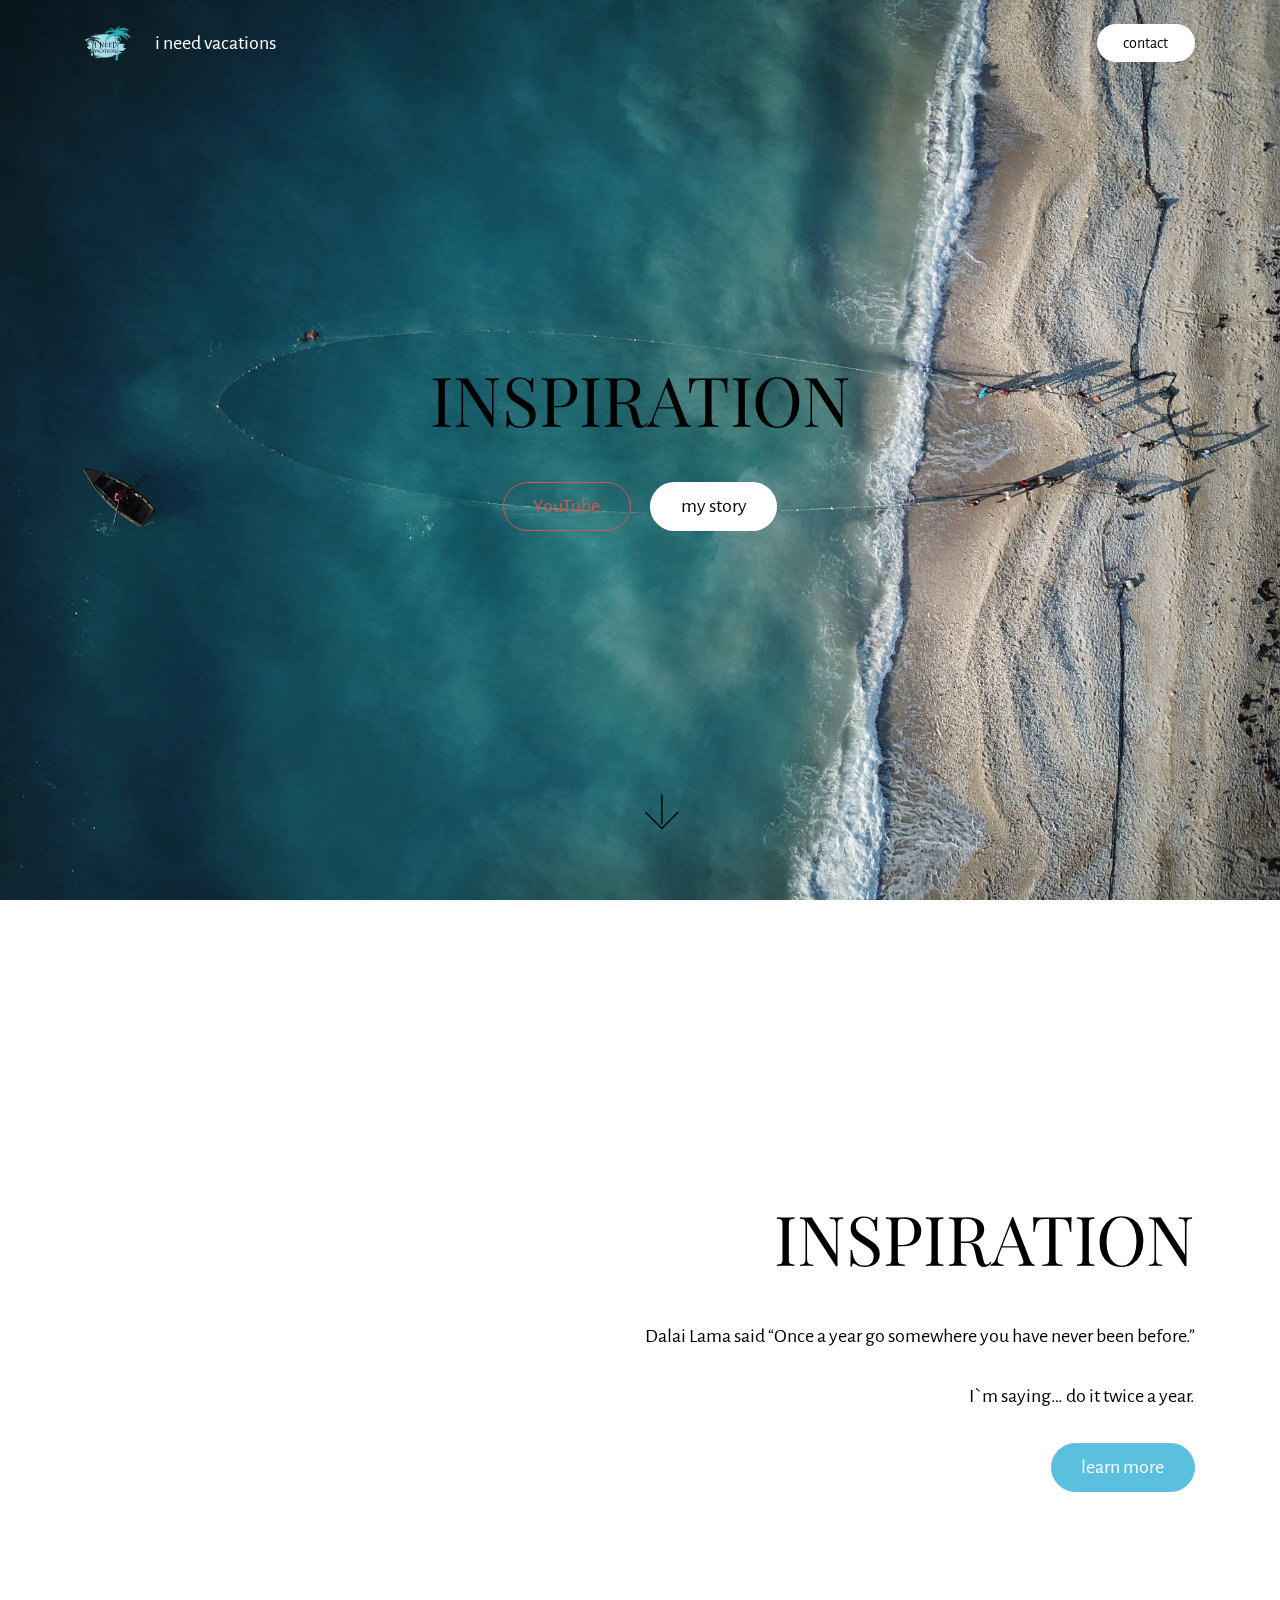
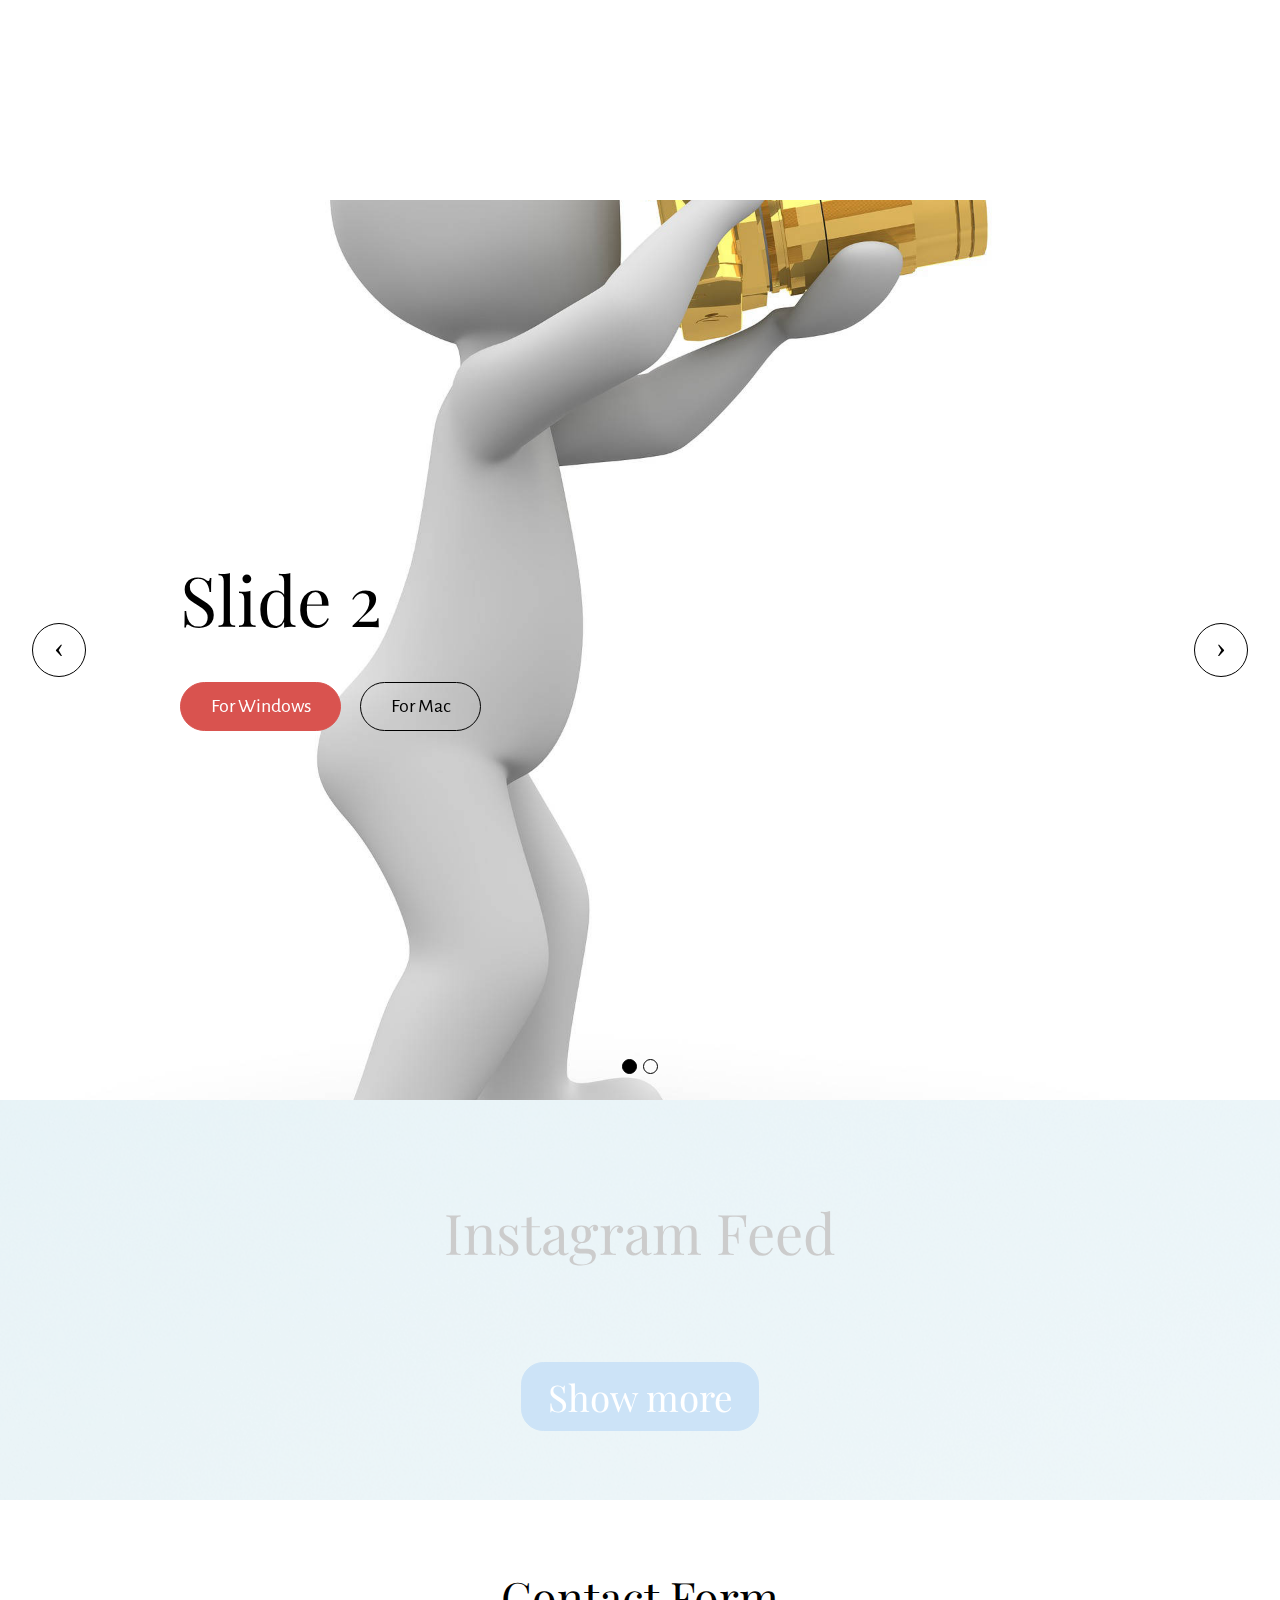
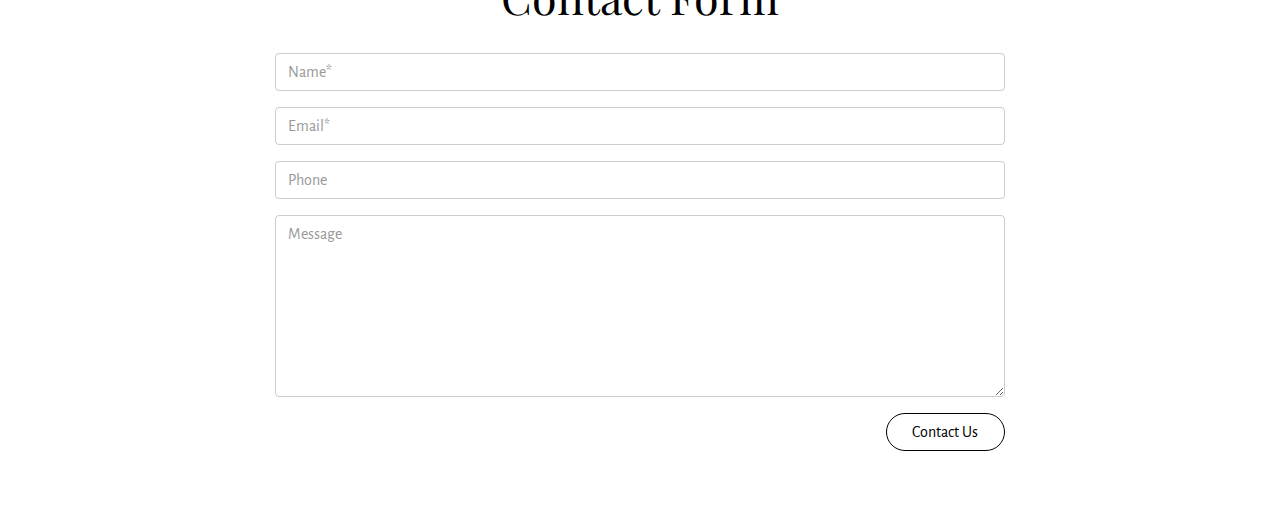
<file: index.html>
<!DOCTYPE html>
<html  >
<head>
  <!-- Site made with Mobirise Website Builder v4.10.1, https://mobirise.com -->
  <meta charset="UTF-8">
  <meta http-equiv="X-UA-Compatible" content="IE=edge">
  <meta name="generator" content="Mobirise v4.10.1, mobirise.com">
  <meta name="viewport" content="width=device-width, initial-scale=1, minimum-scale=1">
  <link rel="shortcut icon" href="assets/images/ineedvatacions-clr-250x202-158x128.png" type="image/x-icon">
  <meta name="description" content="">
  
  <title>Home</title>
  <link rel="stylesheet" href="https://fonts.googleapis.com/css?family=Alegreya+Sans:400,700&subset=latin,vietnamese,latin-ext">
  <link rel="stylesheet" href="assets/web/assets/mobirise-icons/mobirise-icons.css">
  <link rel="stylesheet" href="https://fonts.googleapis.com/css?family=Playfair+Display:400,700&subset=latin,cyrillic">
  <link rel="stylesheet" href="assets/tether/tether.min.css">
  <link rel="stylesheet" href="assets/bootstrap/css/bootstrap.min.css">
  <link rel="stylesheet" href="assets/style.css">
  <link rel="stylesheet" href="assets/slick.css">
  <link rel="stylesheet" href="assets/puritym/css/style.css">
  <link rel="stylesheet" href="assets/mobirise/css/mbr-additional.css" type="text/css">
  
  
  
</head>
<body>
  <nav class="navbar navbar-light mbr-navbar navbar-transparent navbar-fixed-top" id="menu-0" data-rv-view="0">
    <div class="container">
        <button class="navbar-toggler pull-right hidden-md-up" type="button" data-toggle="collapse" data-target="#exCollapsingNavbar2">
            <div class="hamburger-icon"></div>
        </button>

        <div class="clearfix"></div>
        <div class="collapse navbar-toggleable-sm" id="exCollapsingNavbar2">
            <span class="navbar-logo"><a href="index.html"><img src="assets/images/ineedvatacions-clr-250x202-158x128.png" alt="Mobirise"></a></span>
            <span><a class="navbar-brand text-white" href="https://mobirise.com">i need vacations</a></span>

            <ul class="nav navbar-nav pull-xs-right"><li class="nav-item"><a class="btn btn-white-outline btn-white" href="https://mobirise.com">contact</a></li>        </ul>

            <ul class="nav navbar-nav pull-xs-right"><li class="nav-item"><a class="nav-link" href="https://mobirise.com"></a></li></ul>
        </div>
    </div>
</nav>

<section class="mbr-section mbr-section-full mbr-parallax-background mbr-after-navbar" id="header1-1" data-rv-view="2" style="background-image: url(assets/images/barahona-paraiso-dominican-republic-119-2000x1500.jpg);">
    <div class="mbr-table-cell">
        <div class="mbr-overlay" style="opacity: 0; background-color: rgb(255, 255, 255);"></div>
        <div class="container">
            <div class="row">
                <div class="col-md-8 col-md-offset-2 text-xs-center">

                    <h1 class="mbr-section-title display-1">INSPIRATION</h1>
                    
                    <div class="mbr-buttons--center"><a class="btn btn-lg btn-danger-outline btn-danger" href="https://mobirise.com">YouTube</a>  <a class="btn btn-lg btn-white" href="https://mobirise.com">my story</a></div>
                </div>
            </div>
        </div>
        <a class="mbr-arrow" href="#header2-2"><span class="mbri-down mbr-iconfont"></span></a>
    </div>
</section>

<section class="mbr-section mbr-section-full" id="header2-2" data-rv-view="5" style="background-color: rgb(255, 255, 255);">
    <div class="mbr-table-cell">
        
        <div class="container">
            <div class="row">
                <div class="col-md-8 col-md-offset-4 text-xs-right">

                    <h1 class="mbr-section-title display-1">INSPIRATION</h1>
                    <p class="lead">Dalai Lama said “Once a year go somewhere you have never been before.”<br><br>I`m saying… do it twice a year.</p>
                    <div class="mbr-buttons--left"><a class="btn btn-lg btn-info" href="https://mobirise.com">learn more</a></div>
                </div>
            </div>
        </div>
        
    </div>
</section>

<section class="mbr-slider mbr-section mbr-section__container carousel slide mbr-section-nopadding" data-ride="carousel" data-keyboard="false" data-wrap="true" data-interval="5000" id="slider-3" data-rv-view="8" style="background-color: rgb(255, 255, 255);">
    <div>
        <div>
            <div>
                <ol class="carousel-indicators">
                    <li data-app-prevent-settings="" data-target="#slider-3" data-slide-to="0" class="active"></li><li data-app-prevent-settings="" data-target="#slider-3" class="" data-slide-to="1"></li>
                </ol>
                <div class="carousel-inner" role="listbox">
                    <div class="mbr-section carousel-item dark center mbr-section-full active" style="background-image: url(assets/images/mbr-1920x1920.jpg);">
                        <div class="mbr-table-cell">
                         
                            <div class=" container">
                                
                                <div class="row">
                                    <div class="col-md-8 col-md-offset-1">
                                        <h2 class="mbr-section-title display-1">Slide 2</h2>
                                        

                                        <div><a class="btn btn-lg btn-danger" href="https://mobirise.com">For Windows</a> <a class="btn btn-lg btn-secondary-outline" href="https://mobirise.com">For Mac</a></div>
                                    </div>
                                </div>
                            </div>
                        </div>
                    </div><div class="mbr-section carousel-item dark center mbr-section-full" style="background-image: url(assets/images/flyng-to-bora-bora-pirplane-view-e1567506193488-1-2000x2667.jpg);">
                        <div class="mbr-table-cell">
                         
                            <div class=" container">
                                
                                <div class="row">
                                    <div class="col-md-8 col-md-offset-1">
                                        <h2 class="mbr-section-title display-1">Slide 2</h2>
                                        

                                        <div><a class="btn btn-lg btn-danger" href="https://mobirise.com">For Windows</a> </div>
                                    </div>
                                </div>
                            </div>
                        </div>
                    </div>
                </div>
                
                <a data-app-prevent-settings="" class="left carousel-control" role="button" data-slide="prev" href="#slider-3">
                    <span class="icon-prev" aria-hidden="true"></span>
                    <span class="sr-only">Previous</span>
                </a>
                <a data-app-prevent-settings="" class="right carousel-control" role="button" data-slide="next" href="#slider-3">
                    <span class="icon-next" aria-hidden="true"></span>
                    <span class="sr-only">Next</span>
                </a>
            </div>
        </div>
    </div>
</section>

<section class="mbr-instagram-feed" data-rows="2" data-per-row-slider="" data-spacing="5" data-full-width="" data-token="8300675742.727bfe1.459923df053c45d981864d1a05190f2e" data-per-row-grid="4" id="instagram-feed-block-9" data-rv-view="17" style="background-image: url(assets/images/instagram-background.jpg); padding-top: 40px; padding-bottom: 40px;">
    
    <div class="container container_toggle">
        <div class="row">
            <div class="col">
                <div class="inst">
                    <h1 class="inst__title align-center mbr-fonts-style display-2">Instagram Feed</h1>
                    <div class="inst__content"></div>
                    <div class="inst__more mbr-section-btn align-center" buttons="0"><a class="btn btn-md btn-primary display-4" href="#" data-max-id="2040536331477865706_8300675742">Show more</a></div>
                </div>
            </div>
        </div>
    </div>
</section>

<section class="mbr-section mbr-section-small" id="form1-a" data-rv-view="19" style="background-color: rgb(255, 255, 255); padding-top: 4.5rem; padding-bottom: 4.5rem;">
    
    <div class="container">
        <div class="row">
            <div class="col-sm-8 col-sm-offset-2" data-form-type="formoid">
                <h2 class="mbr-section-title display-3 text-xs-center">Contact Form</h2>

                <div data-form-alert="true"><div hidden="" data-form-alert-success="true">Thanks for filling out form!</div></div>
                <form action="https://mobirise.com/" method="post" data-form-title="Contact Form">
                    <input type="hidden" value="WOISm8dIS/QX9cFrruLq1ECslMCUQr6NpzvH6+ItzRz384RPQmz4+zCXTBHQRjV/X8ZIsCGPECTU4xsRnxEjQRKTVt/BSXi/yAXar9E5+0Pzj1RL5N7MMunClXreoVse" data-form-email="true">
                    <div class="form-group">
                        <input type="text" class="form-control" name="name" required="" placeholder="Name*" data-form-field="Name">
                    </div>
                    <div class="form-group">
                        <input type="email" class="form-control" name="email" required="" placeholder="Email*" data-form-field="Email">
                    </div>
                    <div class="form-group">
                        <input type="tel" class="form-control" name="phone" placeholder="Phone" data-form-field="Phone">
                    </div>
                    <div class="form-group">
                        <textarea class="form-control" name="message" rows="7" placeholder="Message" data-form-field="Message"></textarea>
                    </div>
                    <div class="text-xs-right"><button type="submit" class="btn btn-secondary-outline">Contact Us</button></div>
                </form>
            </div>
        </div>
    </div>
</section>


  <script src="assets/web/assets/jquery/jquery.min.js"></script>
  <script src="assets/tether/tether.min.js"></script>
  <script src="assets/bootstrap/js/bootstrap.min.js"></script>
  <script src="assets/smooth-scroll/smooth-scroll.js"></script>
  <script src="assets/jarallax/jarallax.js"></script>
  <script src="assets/bootstrap-carousel-swipe/bootstrap-carousel-swipe.js"></script>
  <script src="assets/index.js"></script>
  <script src="assets/slick.min.js"></script>
  <script src="assets/puritym/js/script.js"></script>
  <script src="assets/formoid/formoid.min.js"></script>
  
  
</body>
</html>
</file>
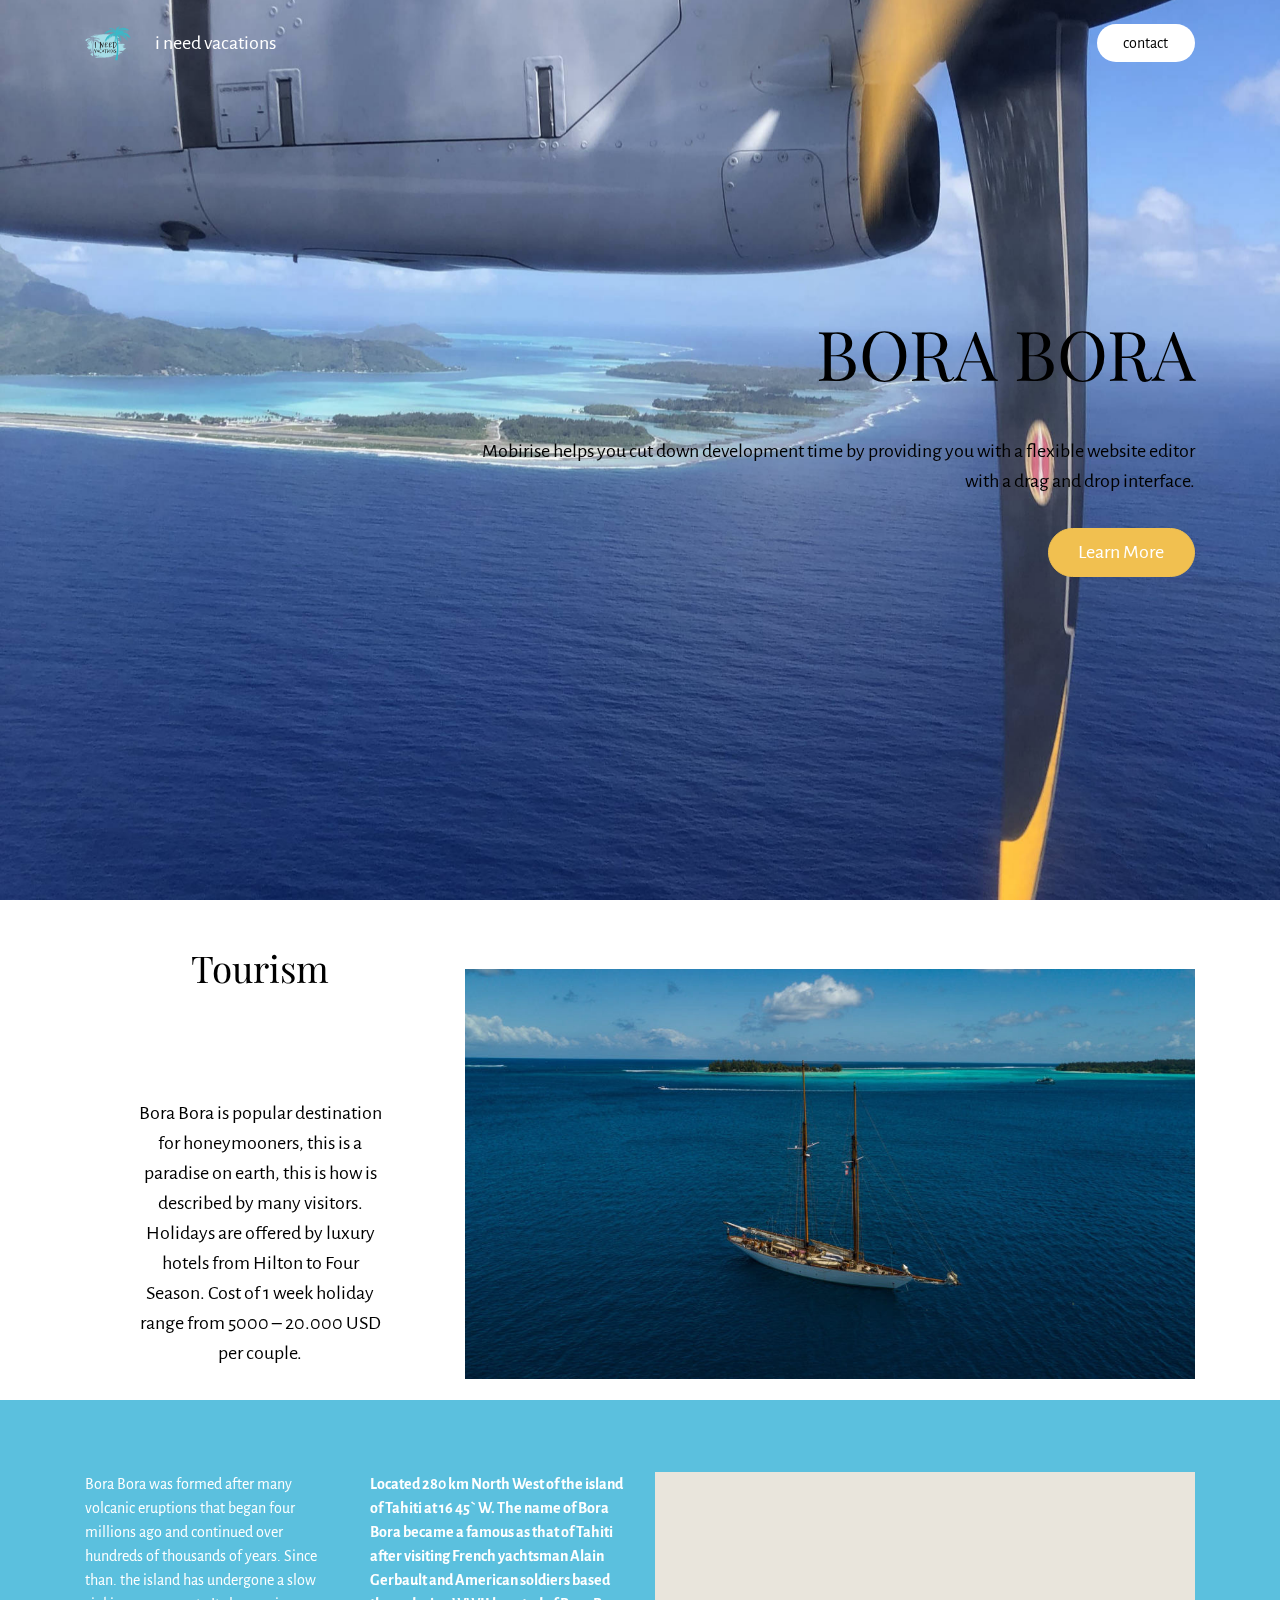
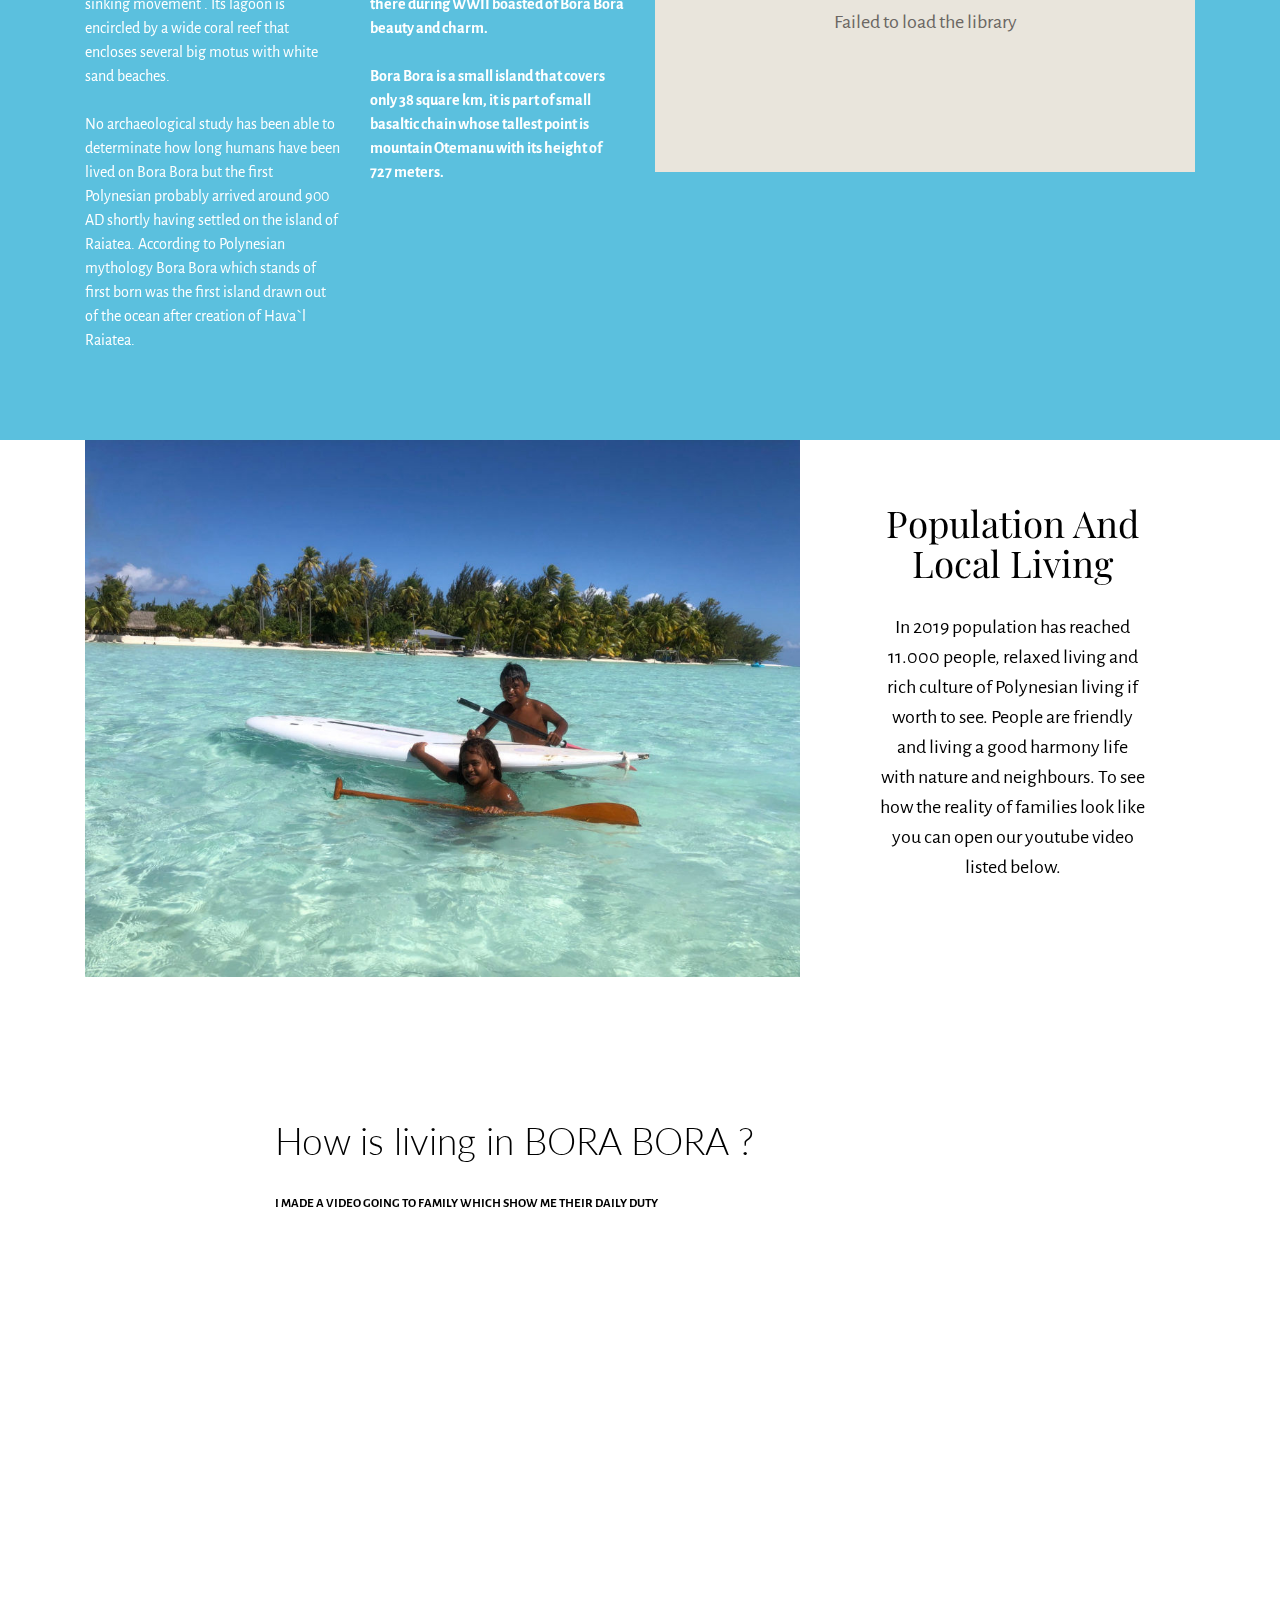
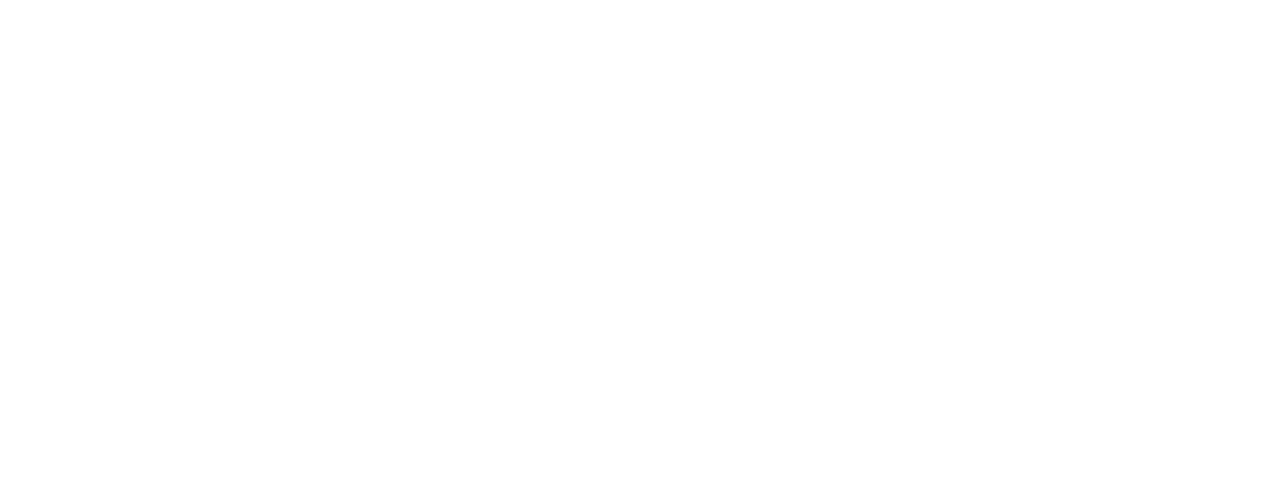
<file: page1.html>
<!DOCTYPE html>
<html  >
<head>
  <!-- Site made with Mobirise Website Builder v4.10.1, https://mobirise.com -->
  <meta charset="UTF-8">
  <meta http-equiv="X-UA-Compatible" content="IE=edge">
  <meta name="generator" content="Mobirise v4.10.1, mobirise.com">
  <meta name="viewport" content="width=device-width, initial-scale=1, minimum-scale=1">
  <link rel="shortcut icon" href="assets/images/ineedvatacions-clr-250x202-158x128.png" type="image/x-icon">
  <meta name="description" content="">
  
  <title>BORA BORA&nbsp;</title>
  <link rel="stylesheet" href="https://fonts.googleapis.com/css?family=Playfair+Display:400,700&subset=latin,cyrillic">
  <link rel="stylesheet" href="https://fonts.googleapis.com/css?family=Alegreya+Sans:400,700&subset=latin,vietnamese,latin-ext">
  <link rel="stylesheet" href="assets/web/assets/mobirise-icons/mobirise-icons.css">
  <link rel="stylesheet" href="assets/tether/tether.min.css">
  <link rel="stylesheet" href="assets/bootstrap/css/bootstrap.min.css">
  <link rel="stylesheet" href="assets/puritym/css/style.css">
  <link rel="stylesheet" href="assets/mobirise/css/mbr-additional.css" type="text/css">
  
  
  
</head>
<body>
  <nav class="navbar navbar-light mbr-navbar navbar-transparent navbar-fixed-top" id="menu-d" data-rv-view="28">
    <div class="container">
        <button class="navbar-toggler pull-right hidden-md-up" type="button" data-toggle="collapse" data-target="#exCollapsingNavbar2">
            <div class="hamburger-icon"></div>
        </button>

        <div class="clearfix"></div>
        <div class="collapse navbar-toggleable-sm" id="exCollapsingNavbar2">
            <span class="navbar-logo"><a href="index.html"><img src="assets/images/ineedvatacions-clr-250x202-158x128.png" alt="Mobirise"></a></span>
            <span><a class="navbar-brand text-white" href="https://mobirise.com">i need vacations</a></span>

            <ul class="nav navbar-nav pull-xs-right"><li class="nav-item"><a class="btn btn-white-outline btn-white" href="https://mobirise.com">contact</a></li>        </ul>

            <ul class="nav navbar-nav pull-xs-right"><li class="nav-item"><a class="nav-link" href="https://mobirise.com"></a></li></ul>
        </div>
    </div>
</nav>

<section class="mbr-section mbr-section-full mbr-parallax-background mbr-after-navbar" id="header2-e" data-rv-view="29" style="background-image: url(assets/images/flyng-to-bora-bora-pirplane-view-e1567506193488-1-2000x2667.jpg);">
    <div class="mbr-table-cell">
        
        <div class="container">
            <div class="row">
                <div class="col-md-8 col-md-offset-4 text-xs-right">

                    <h1 class="mbr-section-title display-1">BORA BORA</h1>
                    <p class="lead">Mobirise helps you cut down development time by providing you with a flexible website editor with a drag and drop interface.</p>
                    <div class="mbr-buttons--left"><a class="btn btn-lg btn-warning" href="https://mobirise.com">Learn More</a></div>
                </div>
            </div>
        </div>
        
    </div>
</section>

<section class="mbr-section mbr-section-nopadding" id="msg-box4-h" data-rv-view="36" style="background-color: rgb(255, 255, 255); padding-top: 3rem; padding-bottom: 0rem;">
    
    <div class="container">
        <div class="row">
            
            <div class="col-xs-12 col-lg-3 mbr-inner-padding text-xs-center mbr-table-cell-lg">
                <h3 class="mbr-section-title display-4">Tourism<div><br></div><div><br></div></h3>
                
                <div class="lead"><p>Bora Bora is popular destination for honeymooners, this is a paradise on earth, this is how is described by many visitors. Holidays are offered by luxury hotels from Hilton to Four Season. Cost of 1 week holiday range from 5000 – 20.000 USD per couple.</p></div>
                
            </div>
            <div class="col-xs-12 col-lg-9 mbr-table-cell-lg image-size" style="width: 50%;">
                <div class="mbr-figure"><img src="assets/images/french-polinesia-bora-bora-moorea-thaiti-maupiti-122-1024x576.jpg" alt="bora bora french polynesoa holidays" title="bora bora yaht "></div>
            </div>
        </div>
    </div>
</section>

<section class="mbr-section mbr-section-small mbr-footer" id="contacts2-g" data-rv-view="34" style="background-color: rgb(91, 192, 222); padding-top: 4.5rem; padding-bottom: 4.5rem;">
    
    <div class="container">
        <div class="row">
            <div class="col-xs-12 col-md-3">
                <p>Bora Bora was formed after many volcanic eruptions that began four millions ago and continued over hundreds of thousands of years. Since than. the island has undergone a slow sinking movement . Its lagoon is encircled by a wide coral reef that encloses several big motus with white sand beaches.<br><br>No archaeological study has been able to determinate how long humans have been lived on Bora Bora but the first Polynesian probably arrived around 900 AD shortly having settled on the island of Raiatea. According to Polynesian mythology Bora Bora which stands of first born was the first island drawn out of the ocean after creation of Hava`l Raiatea.</p>
            </div>
            <div class="col-xs-12 col-md-3"><strong>Located 280 km North West of the island of Tahiti at 16 45` W. The name of Bora Bora became a famous as that of Tahiti after visiting French yachtsman Alain Gerbault and American soldiers based there during WWII boasted of Bora Bora beauty and charm.</strong><div><strong><br></strong></div><div><strong>Bora Bora is a small island that covers only 38 square km, it is part of small basaltic chain whose tallest point is mountain Otemanu with its height of 727 meters.</strong></div><div><strong><br></strong></div><div><br></div></div>
            <div class="col-xs-12 col-md-6">
                <div class="mbr-map" data-state="error"><div data-state-details="">Failed to load the library</div></div>
            </div>
        </div>
    </div>
</section>

<section class="mbr-section mbr-section-nopadding" id="msg-box4-j" data-rv-view="42" style="background-color: rgb(255, 255, 255); padding-top: 0rem; padding-bottom: 0rem;">
    
    <div class="container">
        <div class="row">
            <div class="col-xs-12 col-lg-9 mbr-table-cell-lg image-size" style="width: 50%;">
                <div class="mbr-figure"><img src="assets/images/bora-bora-local-people-and-livng-1024x768.jpg" alt="bora bora local living" title="living french polynesia bora bora"></div>
            </div>
            <div class="col-xs-12 col-lg-3 mbr-inner-padding text-xs-center mbr-table-cell-lg">
                <h3 class="mbr-section-title display-4">Population And Local Living</h3>
                
                <div class="lead"><p>In 2019 population has reached 11.000 people, relaxed living and rich culture of Polynesian living if worth to see. People are friendly and living a good harmony life with nature and neighbours. To see how the reality of families look like you can open our youtube video listed below.</p></div>
                
            </div>
            
        </div>
    </div>
</section>

<section class="mbr-section mbr-section__container mbr-section__container--isolated" id="header3-l" data-rv-view="47">
    <div class="container">
        <div class="row">
            <div class="col-md-8 col-md-offset-2">
                <h3 class="mbr-section-title display-4">How is living in BORA BORA ?&nbsp;</h3>
                <small><strong>I MADE A VIDEO GOING TO FAMILY WHICH SHOW ME THEIR DAILY DUTY&nbsp;</strong></small>
            </div>
        </div>
    </div>
</section>

<section class="mbr-section mbr-section-nopadding" id="video1-k" data-rv-view="45">
    <div class="mbr-figure">
        <div><iframe class="mbr-embedded-video" src="https://www.youtube.com/embed/1F3JiL-VXho?rel=0&amp;amp;showinfo=0&amp;autoplay=1&amp;loop=0" width="1280" height="720" frameborder="0" allowfullscreen></iframe></div>
        
    </div>
</section>


  <script src="assets/web/assets/jquery/jquery.min.js"></script>
  <script src="assets/tether/tether.min.js"></script>
  <script src="assets/bootstrap/js/bootstrap.min.js"></script>
  <script src="assets/smooth-scroll/smooth-scroll.js"></script>
  <script src="assets/jarallax/jarallax.js"></script>
  <script src="assets/puritym/js/script.js"></script>
  
  
</body>
</html>
</file>
<file: assets/web/assets/mobirise-icons/mobirise-icons.css>
@font-face {
  font-family: 'MobiriseIcons';
  src:  url('mobirise-icons.eot?spat4u');
  src:  url('mobirise-icons.eot?spat4u#iefix') format('embedded-opentype'),
    url('mobirise-icons.ttf?spat4u') format('truetype'),
    url('mobirise-icons.woff?spat4u') format('woff'),
    url('mobirise-icons.svg?spat4u#MobiriseIcons') format('svg');
  font-weight: normal;
  font-style: normal;
}

[class^="mbri-"], [class*=" mbri-"] {
  /* use !important to prevent issues with browser extensions that change fonts */
  font-family: MobiriseIcons !important;
  speak: none;
  font-style: normal;
  font-weight: normal;
  font-variant: normal;
  text-transform: none;
  line-height: 1;

  /* Better Font Rendering =========== */
  -webkit-font-smoothing: antialiased;
  -moz-osx-font-smoothing: grayscale;
}

.mbri-add-submenu:before {
  content: "\e900";
}
.mbri-alert:before {
  content: "\e901";
}
.mbri-align-center:before {
  content: "\e902";
}
.mbri-align-justify:before {
  content: "\e903";
}
.mbri-align-left:before {
  content: "\e904";
}
.mbri-align-right:before {
  content: "\e905";
}
.mbri-android:before {
  content: "\e906";
}
.mbri-apple:before {
  content: "\e907";
}
.mbri-arrow-down:before {
  content: "\e908";
}
.mbri-arrow-next:before {
  content: "\e909";
}
.mbri-arrow-prev:before {
  content: "\e90a";
}
.mbri-arrow-up:before {
  content: "\e90b";
}
.mbri-bold:before {
  content: "\e90c";
}
.mbri-bookmark:before {
  content: "\e90d";
}
.mbri-bootstrap:before {
  content: "\e90e";
}
.mbri-briefcase:before {
  content: "\e90f";
}
.mbri-browse:before {
  content: "\e910";
}
.mbri-bulleted-list:before {
  content: "\e911";
}
.mbri-calendar:before {
  content: "\e912";
}
.mbri-camera:before {
  content: "\e913";
}
.mbri-cart-add:before {
  content: "\e914";
}
.mbri-cart-full:before {
  content: "\e915";
}
.mbri-cash:before {
  content: "\e916";
}
.mbri-change-style:before {
  content: "\e917";
}
.mbri-chat:before {
  content: "\e918";
}
.mbri-clock:before {
  content: "\e919";
}
.mbri-close:before {
  content: "\e91a";
}
.mbri-cloud:before {
  content: "\e91b";
}
.mbri-code:before {
  content: "\e91c";
}
.mbri-contact-form:before {
  content: "\e91d";
}
.mbri-credit-card:before {
  content: "\e91e";
}
.mbri-cursor-click:before {
  content: "\e91f";
}
.mbri-cust-feedback:before {
  content: "\e920";
}
.mbri-database:before {
  content: "\e921";
}
.mbri-delivery:before {
  content: "\e922";
}
.mbri-desktop:before {
  content: "\e923";
}
.mbri-devices:before {
  content: "\e924";
}
.mbri-down:before {
  content: "\e925";
}
.mbri-download:before {
  content: "\e989";
}
.mbri-drag-n-drop:before {
  content: "\e927";
}
.mbri-drag-n-drop2:before {
  content: "\e928";
}
.mbri-edit:before {
  content: "\e929";
}
.mbri-edit2:before {
  content: "\e92a";
}
.mbri-error:before {
  content: "\e92b";
}
.mbri-extension:before {
  content: "\e92c";
}
.mbri-features:before {
  content: "\e92d";
}
.mbri-file:before {
  content: "\e92e";
}
.mbri-flag:before {
  content: "\e92f";
}
.mbri-folder:before {
  content: "\e930";
}
.mbri-gift:before {
  content: "\e931";
}
.mbri-github:before {
  content: "\e932";
}
.mbri-globe:before {
  content: "\e933";
}
.mbri-globe-2:before {
  content: "\e934";
}
.mbri-growing-chart:before {
  content: "\e935";
}
.mbri-hearth:before {
  content: "\e936";
}
.mbri-help:before {
  content: "\e937";
}
.mbri-home:before {
  content: "\e938";
}
.mbri-hot-cup:before {
  content: "\e939";
}
.mbri-idea:before {
  content: "\e93a";
}
.mbri-image-gallery:before {
  content: "\e93b";
}
.mbri-image-slider:before {
  content: "\e93c";
}
.mbri-info:before {
  content: "\e93d";
}
.mbri-italic:before {
  content: "\e93e";
}
.mbri-key:before {
  content: "\e93f";
}
.mbri-laptop:before {
  content: "\e940";
}
.mbri-layers:before {
  content: "\e941";
}
.mbri-left-right:before {
  content: "\e942";
}
.mbri-left:before {
  content: "\e943";
}
.mbri-letter:before {
  content: "\e944";
}
.mbri-like:before {
  content: "\e945";
}
.mbri-link:before {
  content: "\e946";
}
.mbri-lock:before {
  content: "\e947";
}
.mbri-login:before {
  content: "\e948";
}
.mbri-logout:before {
  content: "\e949";
}
.mbri-magic-stick:before {
  content: "\e94a";
}
.mbri-map-pin:before {
  content: "\e94b";
}
.mbri-menu:before {
  content: "\e94c";
}
.mbri-mobile:before {
  content: "\e94d";
}
.mbri-mobile2:before {
  content: "\e94e";
}
.mbri-mobirise:before {
  content: "\e94f";
}
.mbri-more-horizontal:before {
  content: "\e950";
}
.mbri-more-vertical:before {
  content: "\e951";
}
.mbri-music:before {
  content: "\e952";
}
.mbri-new-file:before {
  content: "\e953";
}
.mbri-numbered-list:before {
  content: "\e954";
}
.mbri-opened-folder:before {
  content: "\e955";
}
.mbri-pages:before {
  content: "\e956";
}
.mbri-paper-plane:before {
  content: "\e957";
}
.mbri-paperclip:before {
  content: "\e958";
}
.mbri-photo:before {
  content: "\e959";
}
.mbri-photos:before {
  content: "\e95a";
}
.mbri-pin:before {
  content: "\e95b";
}
.mbri-play:before {
  content: "\e95c";
}
.mbri-plus:before {
  content: "\e95d";
}
.mbri-preview:before {
  content: "\e95e";
}
.mbri-print:before {
  content: "\e95f";
}
.mbri-protect:before {
  content: "\e960";
}
.mbri-question:before {
  content: "\e961";
}
.mbri-quote-left:before {
  content: "\e962";
}
.mbri-quote-right:before {
  content: "\e963";
}
.mbri-refresh:before {
  content: "\e964";
}
.mbri-responsive:before {
  content: "\e965";
}
.mbri-right:before {
  content: "\e966";
}
.mbri-rocket:before {
  content: "\e967";
}
.mbri-sad-face:before {
  content: "\e968";
}
.mbri-sale:before {
  content: "\e969";
}
.mbri-save:before {
  content: "\e96a";
}
.mbri-search:before {
  content: "\e96b";
}
.mbri-setting:before {
  content: "\e96c";
}
.mbri-setting2:before {
  content: "\e96d";
}
.mbri-setting3:before {
  content: "\e96e";
}
.mbri-share:before {
  content: "\e96f";
}
.mbri-shopping-bag:before {
  content: "\e970";
}
.mbri-shopping-basket:before {
  content: "\e971";
}
.mbri-shopping-cart:before {
  content: "\e972";
}
.mbri-sites:before {
  content: "\e973";
}
.mbri-smile-face:before {
  content: "\e974";
}
.mbri-speed:before {
  content: "\e975";
}
.mbri-star:before {
  content: "\e976";
}
.mbri-success:before {
  content: "\e977";
}
.mbri-sun:before {
  content: "\e978";
}
.mbri-sun2:before {
  content: "\e979";
}
.mbri-tablet:before {
  content: "\e97a";
}
.mbri-tablet-vertical:before {
  content: "\e97b";
}
.mbri-target:before {
  content: "\e97c";
}
.mbri-timer:before {
  content: "\e97d";
}
.mbri-to-ftp:before {
  content: "\e97e";
}
.mbri-to-local-drive:before {
  content: "\e97f";
}
.mbri-touch-swipe:before {
  content: "\e980";
}
.mbri-touch:before {
  content: "\e981";
}
.mbri-trash:before {
  content: "\e982";
}
.mbri-underline:before {
  content: "\e983";
}
.mbri-unlink:before {
  content: "\e984";
}
.mbri-unlock:before {
  content: "\e985";
}
.mbri-up-down:before {
  content: "\e986";
}
.mbri-up:before {
  content: "\e987";
}
.mbri-update:before {
  content: "\e988";
}
.mbri-upload:before {
 content: "\e926"; 
}
.mbri-user:before {
  content: "\e98a";
}
.mbri-user2:before {
  content: "\e98b";
}
.mbri-users:before {
  content: "\e98c";
}
.mbri-video:before {
  content: "\e98d";
}
.mbri-video-play:before {
  content: "\e98e";
}
.mbri-watch:before {
  content: "\e98f";
}
.mbri-website-theme:before {
  content: "\e990";
}
.mbri-wifi:before {
  content: "\e991";
}
.mbri-windows:before {
  content: "\e992";
}
.mbri-zoom-out:before {
  content: "\e993";
}
.mbri-redo:before {
  content: "\e994";
}
.mbri-undo:before {
  content: "\e995";
}
</file>
<file: assets/style.css>
.mbr-instagram-feed {
  position: relative; }

.inst {
  width: 100%;
  margin: 0 auto;
  position: relative; }
  @media (max-width: 768px) {
    .inst {
      width: 100%; } }
  .inst__login-block p {
    text-align: center; }
  .inst__title {
    padding-bottom: 1rem;
    margin-bottom: 1.5rem;
    line-height: 1.3; }
  .inst__content {
    margin-bottom: 10px; }
  .inst__more {
    margin-top: 20px; }
  .inst__login-button {
    transition: all .2s linear;
    padding: 0 10px 0 80px;
    display: block;
    position: relative;
    text-decoration: none;
    color: white;
    background: #cc0055;
    font-size: 18px;
    line-height: 60px;
    height: 60px;
    border-radius: 2px;
    width: 400px;
    margin: 0 auto; }
    .inst__login-button:hover, .inst__login-button:focus {
      background: #990040;
      text-decoration: none;
      color: white; }
    .inst__login-button:before {
      content: "\f16d";
      display: block;
      position: absolute;
      font-family: "FontAwesome";
      width: 60px;
      height: 60px;
      line-height: 60px;
      top: 0;
      left: 0;
      text-align: center;
      background: rgba(0, 0, 0, 0.1);
      border-radius: 2px 0 0 2px; }
  .inst__loader-wrapper {
    position: absolute;
    width: 100%;
    height: 100%;
    background: white;
    opacity: 0.8;
    top: 0;
    left: 0; }
  .inst__loader {
    width: 100px;
    height: 100px;
    border-radius: 100%;
    position: relative;
    margin: 0 auto;
    top: 50%;
    transform: translateY(-50%); }
    .inst__loader span {
      display: inline-block;
      width: 20px;
      height: 20px;
      border-radius: 100%;
      background-color: #ff4488;
      margin: 35px 5px;
      opacity: 0; }
      .inst__loader span:nth-child(1) {
        animation: opacitychange 1s ease-in-out infinite; }
      .inst__loader span:nth-child(2) {
        animation: opacitychange 1s ease-in-out 0.33s infinite; }
      .inst__loader span:nth-child(3) {
        animation: opacitychange 1s ease-in-out 0.66s infinite; }

@keyframes opacitychange {
  0%, 100% {
    opacity: 0; }
  60% {
    opacity: 1; } }
  .inst__account {
    margin-bottom: 20px; }
  .inst__avatar {
    float: left;
    margin-right: -50px;
    height: 50px; }
    .inst__avatar img {
      height: 100%;
      border-radius: 50%;
      border: 1px solid rgba(0, 0, 0, 0.0975); }
  .inst__link {
    float: right;
    padding: 12px 10px 10px 0;
    padding-left: 60px;
    width: 100%;
    overflow-x: hidden; }
    .inst__link a {
      text-decoration: none;
      height: 50px;
      line-height: 16px; }
  .inst__images .slick-frame {
    visibility: hidden; }
  .inst__images .slick-frame.slick-initialized {
    visibility: visible; }
  .inst__images .slick-arrow {
    text-indent: -9999px;
    position: absolute;
    width: 50px;
    height: 50px;
    line-height: 50px;
    margin: 0;
    padding: 0;
    outline: none !important;
    top: 50%;
    transform: translateY(-50%);
    z-index: 10;
    cursor: pointer;
    border: none;
    background: transparent; }
    .inst__images .slick-arrow:before {
      transition: all .2s linear;
      display: block;
      position: absolute;
      top: 0;
      left: 0;
      width: 100%;
      height: 100%;
      font-family: "MobiriseIcons" !important;
      text-indent: 0;
      color: white;
      font-size: 1.5rem;
      cursor: pointer;
      border: 2px solid #fff;
      border-radius: 50%;
      opacity: 0;
      background: rgba(0, 0, 0, 0.5); }
    .inst__images .slick-arrow:hover:before {
      opacity: 1 !important;
      background: #1b1b1b !important; }
    .inst__images .slick-arrow.slick-prev {
      left: 15px; }
      .inst__images .slick-arrow.slick-prev:before {
        content: "\e943"; }
    .inst__images .slick-arrow.slick-next {
      right: 15px; }
      .inst__images .slick-arrow.slick-next:before {
        content: "\e966"; }
  .inst__images:hover .slick-arrow:before {
    opacity: .5; }
  .inst__error {
    padding: 10px;
    background: pink;
    border: 1px solid deeppink;
    color: red;
    border-radius: 3px; }

.inst-card {
  position: relative; }
  .inst-card:hover .inst-card__info {
    opacity: 1; }
  .inst-card__link {
    display: block;
    background-size: cover;
    background-position: center;
    width: 100%;
    height: 100%; }
  .inst-card__info {
    transition: opacity .2s linear;
    opacity: 0;
    display: block;
    position: relative;
    top: -100%;
    left: 0;
    width: 100%;
    height: 100%;
    background: rgba(0, 0, 0, 0.8); }
  .inst-card__info-inner {
    width: 100%;
    display: block;
    margin: 0;
    padding: 0;
    position: absolute;
    top: 50%;
    transform: translateY(-50%);
    text-align: center;
    color: white;
    font-size: 16px; }
  .inst-card__likes span {
    font-size: 20px;
    color: lightcoral; }
  .inst-card__comments span {
    font-size: 20px;
    color: lightskyblue; }
</file>
<file: assets/mobirise/css/mbr-additional.css>
@import url(https://fonts.googleapis.com/css?family=Lato:400,300,700);
#menu-0 .navbar-toggler {
  color: #d9534f;
}

#menu-d .navbar-toggler {
  color: #d9534f;
}
#header3-l H3 {
  font-family: 'Lato', sans-serif;
}
</file>
<file: assets/puritym/css/style.css>
.engine {
	position: absolute;
	text-indent: -2400px;
	text-align: center;
	padding: 0;
	top: 0;
	left: -2400px;
}/**
 * BOOTSTRAP CUSTOM
 */
.container {
  position: relative;
}

.btn {
  margin-bottom: 0.5rem;
}

.btn + .btn {
  margin-left: 1rem;
}

.btn-white {
  background: #fff;
  color: inherit;
}

.btn-black {
  background: #000;
  color: #fff;
}

.btn-social,
.btn-social:hover,
.btn-social:active,
.btn-social:focus {
  color: #fff;
}

.display-1 {
  font-size: 4.3rem;
  margin-top: 3.9rem;
  margin-bottom: 2.8rem;
}

.display-2 {
  font-size: 3.5rem;
  margin-top: 3.5rem;
  margin-bottom: 2.5rem;
}

.display-3 {
  font-size: 2.8rem;
  margin-top: 3.2rem;
  margin-bottom: 2rem;
}

.display-4 {
  font-size: 2.3rem;
  margin-top: 2.3rem;
  margin-bottom: 1.8rem;
}

p.lead,
.lead p {
  margin-bottom: 2rem;
}

.card .card-img-top {
  width: 100%;
}

.card-block {
  background-color: #fff;
}

@media (min-width: 768px) {
  .col-md-4:nth-of-type(3n+1) {
    clear: left;
  }
}

@media (min-width: 544px) and (max-width: 767px) {
  .col-md-4:nth-of-type(odd) {
    clear: left;
  }
}

.row.no-gutter {
  margin-left: 0;
  margin-right: 0;
}

.row.no-gutter > [class*=col-]:not(:first-child),
.row.no-gutter > [class*=col-]:not(:last-child) {
  padding-right: 0;
  padding-left: 0;
}

blockquote {
  padding: .5rem 1rem;
  margin: 0 0 1rem;
  margin-bottom: 1rem;
  font-size: 1.25rem;
  border-left: .25rem solid #f1c050;
}

/**
 * TYPOGRAPHY
 */
body {
  font-family: "Alegreya Sans", sans-serif;
}

h1, h2, h3, h4, h5, h6,
.h1, .h2, .h3, .h4, .h5, .h6,
.display-1, .display-2, .display-3, .display-4 {
  font-family: "Playfair Display", sans-serif;
}

/**
 * MAPS
 */
@-webkit-keyframes mapCircleLoading {
  from {
    -webkit-transform: rotate(0deg);
  }
  to {
    -webkit-transform: rotate(359deg);
  }
}

@keyframes mapCircleLoading {
  from {
    transform: rotate(0deg);
  }
  to {
    transform: rotate(359deg);
  }
}

.mbr-map {
  position: relative;
}

.mbr-map iframe {
  height: 100%;
  width: 100%;
}

.mbr-map [data-state-details] {
  color: #6b6763;
  font-family: "Alegreya Sans", sans-serif;
  font-size: 1.25rem;
  height: 1.5em;
  margin-top: -0.75em;
  padding-left: 20px;
  padding-right: 20px;
  position: absolute;
  text-align: center;
  top: 50%;
  width: 100%;
}

.mbr-map[data-state] {
  background: #e9e5dc;
}

.mbr-map[data-state="loading"] [data-state-details] {
  display: none;
}

.mbr-map[data-state="loading"]::after {
  content: "";
  -webkit-animation: mapCircleLoading .6s infinite linear;
  animation: mapCircleLoading .6s infinite linear;
  border-radius: 50%;
  border: 6px rgba(255, 255, 255, 0.35) solid;
  border-top-color: #fff;
  height: 40px;
  left: 50%;
  margin-left: -20px;
  margin-top: -20px;
  position: absolute;
  top: 50%;
  width: 40px;
}

/**
 * SECTIONS
 */
.mbr-section {
  position: relative;
  padding-top: 9rem;
  padding-bottom: 9rem;
  background-position: 50% 50%;
  background-repeat: no-repeat;
  background-size: cover;
}

.mbr-section-full {
  display: table;
  width: 100%;
  height: 100vh;
  padding-top: 0;
  padding-bottom: 0;
}

.mbr-section-small {
  padding-top: 4.5rem;
  padding-bottom: 4.5rem;
}

.mbr-section-nopadding {
  padding-top: 0;
  padding-bottom: 0;
}

.mbr-section-title {
  margin-top: 0;
}

.mbr-table {
  display: table;
}

.mbr-table-cell {
  position: relative;
  display: table-cell;
  vertical-align: middle;
  padding-top: 9rem;
  padding-bottom: 9rem;
}

.mbr-inner-padding {
  padding: 4rem;
}

/* footer */
.mbr-footer {
  color: #fff;
}

.mbr-footer .mbr-map,
.mbr-footer .mbr-google-map {
  height: 300px;
}

.mbr-footer .form-control {
  color: #fff;
  background-color: #26272c;
  border-color: #1b1c20;
}

.mbr-footer ul {
  list-style-type: none;
  padding: 0;
}

.mbr-footer ul li {
  position: relative;
  padding-left: 1.2rem;
}

.mbr-footer ul li:before {
  content: '';
  position: absolute;
  margin-left: -1.2rem;
  width: 10px;
  height: 1px;
  top: 50%;
  background-color: #fff;
}

footer.mbr-footer {
  padding-top: 3rem;
  padding-bottom: 2rem;
}

/**
 * NAVBAR
 */
.mbr-navbar {
  position: absolute;
  top: 0;
  right: 0;
  left: 0;
  padding: 1.5rem 1rem;
  background-color: #fff;
  z-index: 1030;
}

.mbr-navbar.navbar-fixed-top {
  position: fixed;
}

.mbr-navbar.navbar-transparent {
  background-color: transparent;
}

.mbr-navbar .navbar-logo {
  margin-right: 1.5rem;
  float: left;
}

.mbr-navbar .navbar-logo,
.mbr-navbar .navbar-logo img {
  height: 37px;
}

.mbr-navbar .navbar-brand {
  margin-right: 1.5rem;
}

.mbr-navbar .navbar-divider,
.mbr-navbar .navbar-nav .nav-item + .nav-item,
.mbr-navbar .navbar-nav .nav-link + .nav-link {
  margin-left: 1rem;
}

.mbr-navbar .navbar-nav + .navbar-nav {
  margin-right: 20px;
}

.mbr-navbar .hamburger-icon, .navbar-dropdown .hamburger-icon {
  content: "";
  width: 16px;
  -webkit-box-shadow: 0 -6px 0 1px,0 0 0 1px,0 6px 0 1px;
  -moz-box-shadow: 0 -6px 0 1px,0 0 0 1px,0 6px 0 1px;
  box-shadow: 0 -6px 0 1px,0 0 0 1px,0 6px 0 1px;
}

/**
 * HELPERS
 */
/* Colors */
.text-white {
  color: #fff !important;
}

.text-black {
  color: #000 !important;
}

/**
 * Mobirise Classes
 */
.mbr-after-navbar:before {
  content: "";
  display: block;
  height: 54px;
}

.mbr-section__container--first {
  padding-bottom: 1rem;
}

.mbr-section__container--middle {
  padding-top: 1rem;
  padding-bottom: 1rem;
}

.mbr-section__container--last {
  padding-top: 1rem;
}

.mbr-overlay,
.mbr-background-video,
.mbr-background-video-preview {
  position: absolute;
  bottom: 0;
  left: 0;
  right: 0;
  top: 0;
}

.mbr-overlay {
  background-color: #fff;
  opacity: 0.5;
  z-index: 1;
}

.mbr-overlay ~ * {
  z-index: 2;
}

.mbr-background-video-preview {
  z-index: 0 !important;
}

.mbr-figure {
  display: block;
  overflow: hidden;
  position: relative;
  width: 100%;
  margin: 0;
}

.mbr-figure img, .mbr-figure iframe {
  display: block;
  width: 100%;
}

.mbr-figure .mbr-figure-caption {
  width: 100%;
  padding: 1.5rem 0;
  background-color: #FFF8E0;
}

.mbr-figure .mbr-figure-caption-over {
  position: absolute;
  bottom: 0;
  background-color: rgba(255, 255, 255, 0.5);
}

.mbr-map,
.mbr-google-map {
  height: 400px;
}

.mbr-arrow {
  position: absolute;
  text-align: center;
  font-size: 35px;
  bottom: 71px;
  left: 50%;
  text-decoration: none !important;
  width: 30px;
  margin-left: -15px;
  line-height: 1px;
  padding: 0 20px;
  -webkit-animation: floating-arrow 1.6s infinite ease-in-out 0s;
  -o-animation: floating-arrow 1.6s infinite ease-in-out 0s;
  animation: floating-arrow 1.6s infinite ease-in-out 0s;
}

.mbr-arrow, .mbr-arrow:hover, .mbr-arrow:focus {
  color: inherit;
}

@-webkit-keyframes floating-arrow {
  from {
    -webkit-transform: translateY(0);
    transform: translateY(0);
  }
  65% {
    -webkit-transform: translateY(11px);
    transform: translateY(11px);
  }
  to {
    -webkit-transform: translateY(0);
    transform: translateY(0);
  }
}

@-o-keyframes floating-arrow {
  from {
    -webkit-transform: translateY(0);
    transform: translateY(0);
  }
  65% {
    -webkit-transform: translateY(11px);
    transform: translateY(11px);
  }
  to {
    -webkit-transform: translateY(0);
    transform: translateY(0);
  }
}

@keyframes floating-arrow {
  from {
    -webkit-transform: translateY(0);
    transform: translateY(0);
  }
  65% {
    -webkit-transform: translateY(11px);
    transform: translateY(11px);
  }
  to {
    -webkit-transform: translateY(0);
    transform: translateY(0);
  }
}

@media (max-width: 767px) {
  .mbr-arrow {
    bottom: 41px;
  }
}

@media (max-width: 320px) {
  .mbr-arrow {
    bottom: 21px;
    text-align: center;
  }
}

@media all and (device-width: 320px) and (device-height: 568px) and (orientation: portrait) {
  .mbr-arrow {
    bottom: 31px;
  }
}

/*-------

   Slider

-------*/
.mbr-slider .carousel-inner > .active,
.mbr-slider .carousel-inner > .next,
.mbr-slider .carousel-inner > .prev {
  display: table;
}

.mbr-slider .carousel-control {
  background-image: none;
  width: 54px;
  height: 54px;
  top: 50%;
  margin-top: -27px;
  line-height: 54px;
  border-radius: 27px;
  color: inherit;
  background: #fff;
  border: 1px solid #000;
  opacity: 1;
  text-shadow: none;
  z-index: 5;
  -webkit-transition: all 0.2s ease-in-out 0s;
  -o-transition: all 0.2s ease-in-out 0s;
  transition: all 0.2s ease-in-out 0s;
}

.mbr-slider .carousel-control .icon-next,
.mbr-slider .carousel-control .icon-prev {
  margin-top: -18px;
  font-size: 30px;
}

.mbr-slider .carousel-control.left {
  margin-left: 2rem;
}

.mbr-slider .carousel-control.right {
  margin-right: 2rem;
}

.mbr-slider .carousel-control:hover {
  background: #000;
  color: #fff;
}

.mbr-slider .carousel-indicators {
  bottom: 0;
}

.mbr-slider .carousel-indicators li,
.mbr-slider .carousel-indicators .active {
  width: 15px;
  height: 15px;
  margin: 3px;
  border: 1px solid #000;
}

.mbr-slider .carousel-indicators .active {
  background-color: #000;
}

.mbr-slider .mbr-overlay {
  z-index: 0;
}

@media (max-width: 767px) {
  .mbr-slider .carousel-control {
    top: auto;
    bottom: 20px;
  }
  .mbr-slider > .container .carousel-control {
    margin-bottom: 0px;
  }
}

/* boxed slider */
.mbr-slider > .boxed-slider {
  position: relative;
  padding: 93px 0;
}

.mbr-slider > .boxed-slider > div {
  position: relative;
}

.mbr-slider > .container img {
  width: 100%;
}

.mbr-slider > .container img + .row {
  position: absolute;
  top: 50%;
  left: 0;
  right: 0;
  -webkit-transform: translateY(-50%);
  -moz-transform: translateY(-50%);
  transform: translateY(-50%);
}

.mbr-slider .mbr-section {
  padding: 0;
  background-attachment: scroll;
}

.mbr-slider .mbr-table-cell {
  padding: 0;
}

.mbr-slider > .container .carousel-indicators {
  margin-bottom: 3px;
}

/* article slider */
.mbr-slider > .article-slider .mbr-section,
.mbr-slider > .article-slider .mbr-section .mbr-table-cell {
  padding-top: 0;
  padding-bottom: 0;
}

/*-------

   Gallery

-------*/
.mbr-gallery .mbr-gallery-item {
  position: relative;
  display: inline-block;
  width: 25%;
}

@media (max-width: 768px) {
  .mbr-gallery .mbr-gallery-item {
    width: 50%;
  }
}

@media (max-width: 400px) {
  .mbr-gallery .mbr-gallery-item {
    width: 100%;
  }
}

.mbr-gallery .mbr-gallery-item > a {
  position: relative;
  display: block;
  background: #fff;
  outline: none;
}

.mbr-gallery .mbr-gallery-item img {
  width: 100%;
  opacity: 1;
  -webkit-transition: .2s opacity ease-in-out;
  transition: .2s opacity ease-in-out;
}

.mbr-gallery .mbr-gallery-item > a:hover img {
  opacity: 0.9;
}

.mbr-gallery .mbr-gallery-item .icon {
  position: absolute;
  font-size: 30px;
  top: 50%;
  left: 50%;
  color: #000;
  opacity: 0;
  -webkit-transform: translateX(-50%) translateY(-50%);
  transform: translateX(-50%) translateY(-50%);
  -webkit-transition: .2s opacity ease-in-out;
  transition: .2s opacity ease-in-out;
}

.mbr-gallery .mbr-gallery-item > a:hover .icon {
  opacity: 1;
}

/* remove spacing */
.mbr-gallery .mbr-gallery-row.no-gutter {
  margin: 0;
}

.mbr-gallery .mbr-gallery-row.no-gutter .mbr-gallery-item {
  padding: 0;
}

/* container */
.mbr-gallery .container.mbr-gallery-layout-default {
  padding: 93px 0;
}

/* fix horizontal scrollbar */
.mbr-gallery .mbr-gallery-layout-default,
.mbr-gallery .mbr-gallery-layout-article {
  overflow: hidden;
}

/* lightbox */
.mbr-gallery .modal {
  position: fixed;
  overflow: hidden;
  padding-right: 0 !important;
}

.mbr-gallery .modal-body {
  padding: 0;
}

.mbr-gallery .modal-body img {
  width: 100%;
}

.mbr-gallery .modal .close {
  position: absolute;
  background-image: none;
  font-size: 20px;
  width: 54px;
  height: 54px;
  border-radius: 27px;
  color: #000;
  top: 2rem;
  right: 2rem;
  line-height: 54px;
  opacity: 1;
  border: 1px solid #000;
  text-align: center;
  text-shadow: none;
  z-index: 5;
  -webkit-transition: all 0.2s ease-in-out 0s;
  -o-transition: all 0.2s ease-in-out 0s;
  transition: all 0.2s ease-in-out 0s;
}

.mbr-gallery .modal .close:hover {
  background: #000;
  color: #fff;
}

/* modal back color opacity */
.modal-backdrop.in {
  opacity: 0.8;
  filter: alpha(opacity=80);
}

@media (max-width: 768px) {
  .mbr-gallery .modal-dialog {
    margin: 10px auto;
  }
  .mbr-gallery .carousel-indicators,
  .mbr-gallery .carousel-control,
  .mbr-gallery .modal .close {
    position: fixed;
  }
}

/* fix fade in effect */
.mbr-gallery .modal.fade .modal-dialog {
  margin-top: -100px;
  -webkit-transition: margin-top 0.3s ease-out;
  -moz-transition: margin-top 0.3s ease-out;
  -o-transition: margin-top 0.3s ease-out;
  transition: margin-top 0.3s ease-out;
}

.mbr-gallery .modal.in .modal-dialog,
.mbr-gallery .modal.fade .modal-dialog {
  -webkit-transform: none;
  -ms-transform: none;
  -o-transform: none;
  transform: none;
}

.mbr-gallery .modal.in .modal-dialog {
  margin-top: 30px;
}

/* iconfont default styling */
/* for buttons */
.mbr-iconfont.mbr-iconfont-btn,
.mbr-buttons__btn .mbr-iconfont {
  padding-right: 0.3em;
  font-size: 1.5em;
  line-height: 0.5em;
  vertical-align: text-bottom;
  position: relative;
  top: -0.1em;
  text-decoration: none;
}

/* menu links */
.mbr-iconfont.mbr-iconfont-btn-parent,
.mbr-buttons__link .mbr-iconfont {
  padding-right: 0.3em;
  font-size: 1.3em;
  top: -0.2em;
  position: relative;
  vertical-align: middle;
}

/* msg-box4 */
.mbr-iconfont.mbr-iconfont-msg-box4,
.mbr-iconfont.mbr-iconfont-msg-box5 {
  font-size: 357px;
  text-decoration: none;
  color: #000;
}

/*menu logo */
.mbr-iconfont.mbr-iconfont-menu,
.mbr-iconfont.mbr-iconfont-ext__menu {
  font-size: 37px;
  text-decoration: none;
  color: rgba(0, 0, 0, 0.8);
}

/* contacts1 */
.mbr-iconfont.mbr-iconfont-contacts1 {
  font-size: 119px;
  text-decoration: none;
  color: #9C9C9C;
}

.mbr-iconfont.mbr-iconfont-features1 {
  font-size: 140px;
  text-decoration: none;
  text-align: center;
  display: block;
  margin-top: 0.2em;
}

.mbr-table-cell-lg {
  position: relative;
  display: table-cell;
  vertical-align: middle;
  padding-top: 0;
  padding-bottom: 0;
  float: none;
}

@media (max-width: 991px) {
  .mbr-table-cell-lg {
    display: block;
  }
}

/*image-resize*/
.image-size .mbr-figure {
  text-align: center;
}

@media (max-width: 991px) {
  .image-size {
    width: 100% !important;
  }
  .image-size .mbr-iconfont {
    font-size: 260px !important;
  }
}

.align-center {
  text-align: center;
}

.col,
.col-12,
.col-auto {
  position: relative;
  width: 100%;
  min-height: 1px;
  padding-left: 15px;
  padding-right: 15px;
}

.col {
  -ms-flex-preferred-size: 0;
  flex-basis: 0;
  -ms-flex-positive: 1;
  flex-grow: 1;
  max-width: 100%;
}

.col-auto {
  -ms-flex: 0 0 auto;
  flex: 0 0 auto;
  width: auto;
  max-width: none;
}

form a.btn {
  margin: 0;
}

.mx-auto {
  margin: 0 auto;
}

section.custom-form .container,
section.form .container {
  display: flex;
}

.form-row {
  display: flex;
  flex-wrap: wrap;
  margin: 0 -15px;
}
</file>
